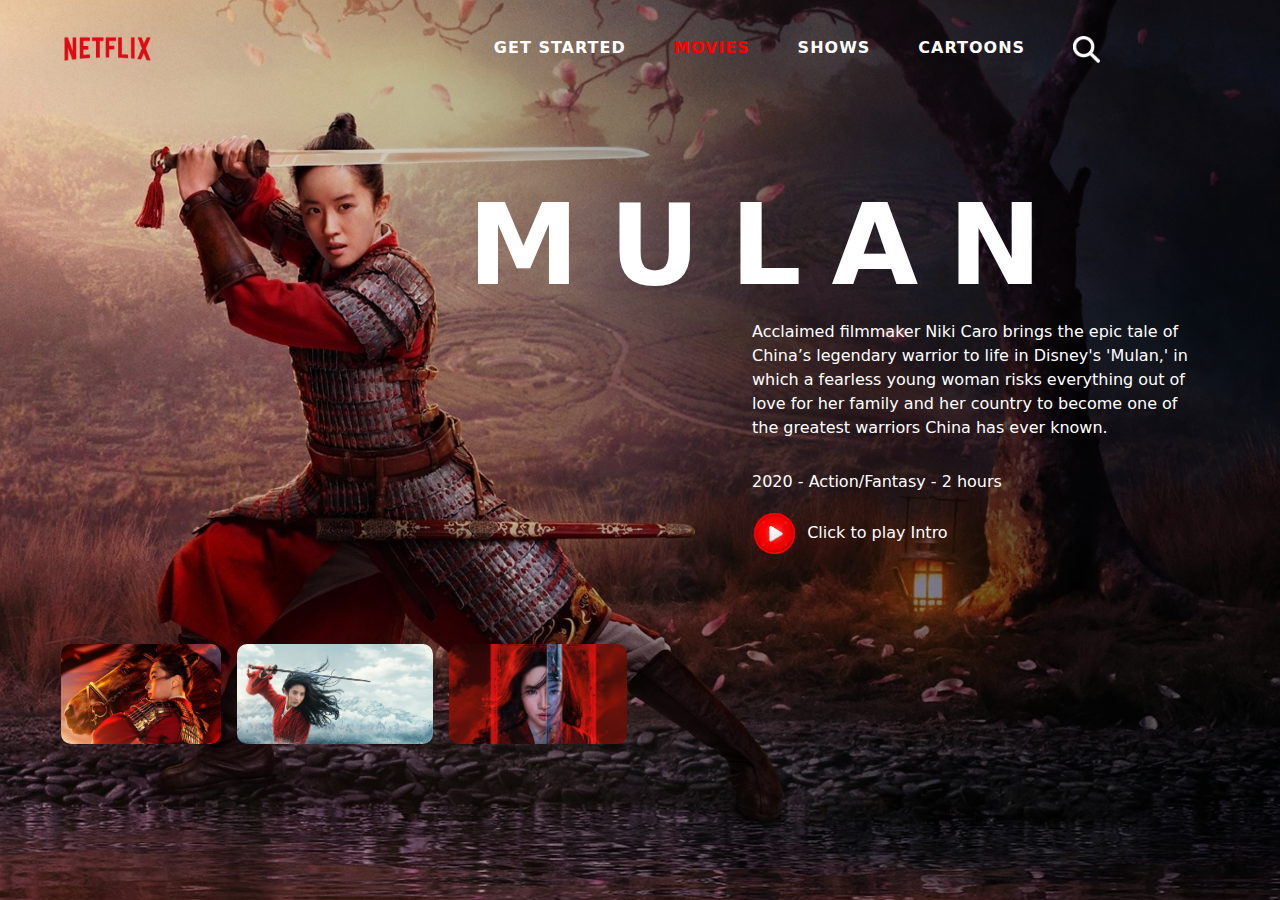
<file: index.html>
<!DOCTYPE html>
<html lang="en">

<head>
    <meta charset="UTF-8">
    <meta name="viewport" content="width=device-width, initial-scale=1.0">
    <link rel="stylesheet" href="./bootstrap-5.0.2-dist/css/bootstrap.min.css">
    <link rel="stylesheet" href="./css/index.css">
    <link rel="stylesheet" href="https://cdnjs.cloudflare.com/ajax/libs/font-awesome/6.0.0-beta3/css/all.min.css">
    <title>Netflix</title>
    <link rel="icon" href="./img/Netflix-logo-red-black-png-removebg-preview.png">
    <script>
        let audio; 
        function initAudio() {
            audio = new Audio('./music/mulan.mp3'); 
            audio.loop = true; 
            audio.volume = 1.0; 
        }
        function playAudio() {
            if (audio) {
                audio.play().catch((error) => {
                    console.error('Error playing audio on button click:', error);
                });
            }
        }
        window.onload = function () {
            initAudio();
            document.getElementById('playButton').click();
        };
    </script>
</head>

<body>
    <header>
        <nav class="navbar navbar-expand-lg navbar-* bg-* text-uppercase">
            <div class="container-fluid">
                <a class="navbar-brand" href="#"><img src="./img/Netflix-logo-red-black-png-removebg-preview.png" alt=""></a>
                <button class="navbar-toggler custom-toggler" type="button" data-bs-toggle="collapse"
                data-bs-target="#navbarNav" aria-controls="navbarNav" aria-expanded="false"
                aria-label="Toggle navigation">
                <i class="fas fa-bars"></i>
            </button>
                <div class="collapse navbar-collapse" id="navbarNav">
                    <ul class="navbar-nav ms-auto">
                        <li class="nav-item">
                            <a class="nav-link"  href="./Page2.html">Get Started</a>
                        </li>
                        <li class="nav-item">
                            <a class="nav-link active" href="./index.html">Movies</a>
                        </li>
                        <li class="nav-item">
                            <a class="nav-link" href="./st.html">Shows</a>
                        </li>
                        <li class="nav-item">
                            <a class="nav-link" href="./ben.html" tabindex="-1" aria-disabled="true">Cartoons</a>
                        </li>
                        <li class="nav-item">
                            <a class="nav-link nav-img" href="#" tabindex="-1" aria-disabled="true"><img
                                    src="./img/search-icon-2044x2048-psdrpqwp.png" alt=""></a>
                        </li>
                    </ul>
                </div>
            </div>
        </nav>

        <div class="heading">
            <h1>MULAN</h1>
            <p>Acclaimed filmmaker Niki Caro brings the epic tale of China’s legendary warrior to life in Disney's
                'Mulan,' in which a fearless young woman risks everything out of love for her family and her country
                to become one of the greatest warriors China has ever known.</p>
            <h4>2020 - Action/Fantasy - 2 hours <br> <br>
                <img id="playButton" src="./img/pngtree-red-play-button-clipart-png-image_8968161.png" alt="" style="height: 5vh; cursor: pointer;" onclick="playAudio()">
                &nbsp;Click to play Intro</h4>

            </h4>
        </div>

        <div class="trailers">
            <div class="content">
                <div class="imgs">
                    <img src="./img/HD-wallpaper-mulan-2020-disney-film-poster.jpg" alt="">
                </div>
                <div class="imgs">
                    <img src="./img/HD-wallpaper-8k-poster-of-mulan.jpg" alt="">
                </div>
                <div class="imgs">
                    <img src="./img/movie-mulan-2020-actress-chinese-liu-yifei-hd-wallpaper-preview.jpg" alt="">
                </div>
            </div>
        </div>
    </header>

    <script src="./bootstrap-5.0.2-dist/js/bootstrap.min.js"></script>
</body>

</html>
</file>
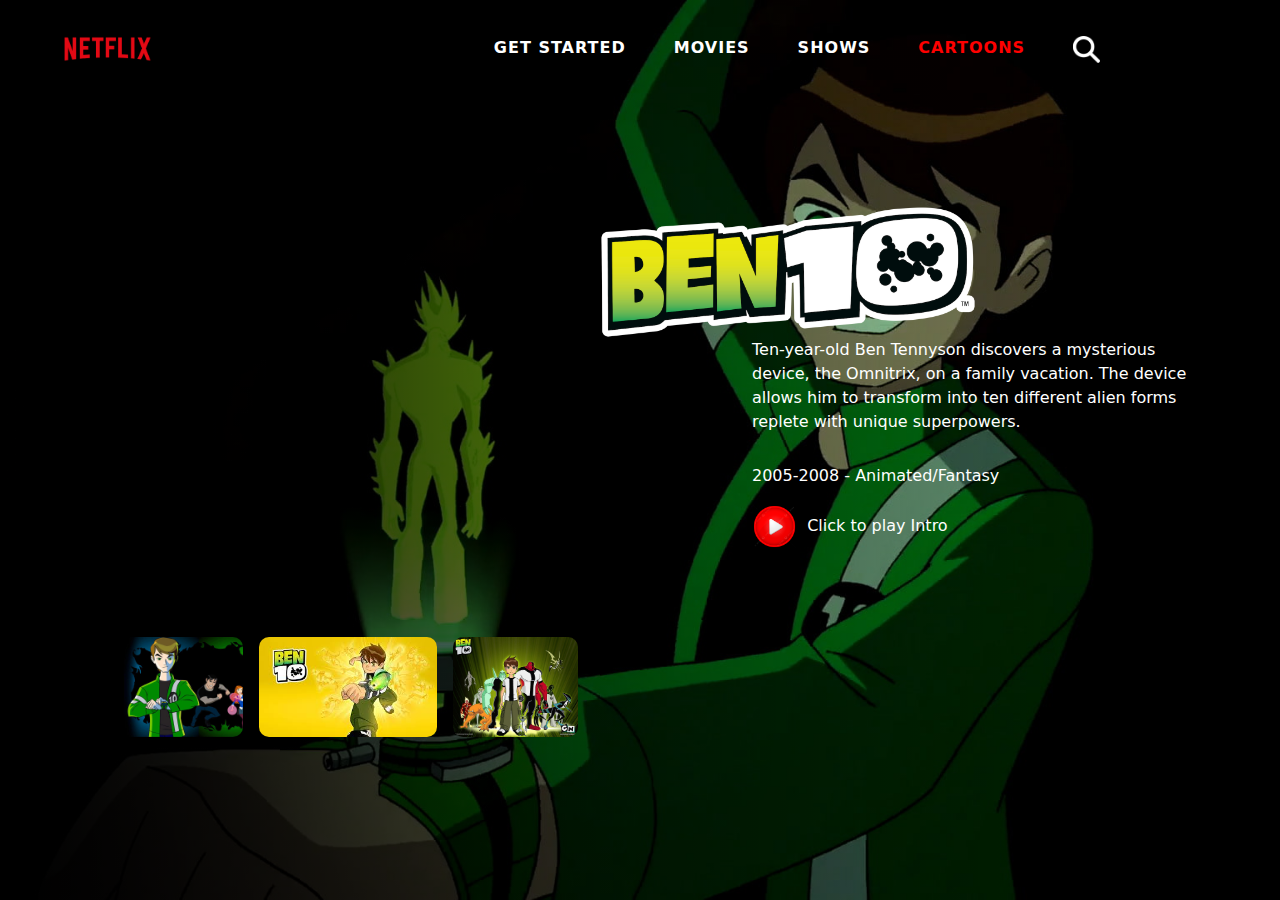
<file: ben.html>
<!DOCTYPE html>
<html lang="en">

<head>
    <meta charset="UTF-8">
    <meta name="viewport" content="width=device-width, initial-scale=1.0">
    <link rel="stylesheet" href="./bootstrap-5.0.2-dist/css/bootstrap.min.css">
    <link rel="stylesheet" href="./css/ben.css">
    <link rel="stylesheet" href="https://cdnjs.cloudflare.com/ajax/libs/font-awesome/6.0.0-beta3/css/all.min.css">
    <title>Netflix</title>
    <link rel="icon" href="./img/Netflix-logo-red-black-png-removebg-preview.png">
</head>
<script>
    let audio;
    function initAudio() {
        audio = new Audio('./music/ben10.mp3');
        audio.loop = true;
        audio.volume = 1.0;
    }
    function playAudio() {
        if (audio) {
            audio.play().catch((error) => {
                console.error('Error playing audio on button click:', error);
            });
        }
    }
    window.onload = function () {
        initAudio();
        document.getElementById('playButton').click();
    };
</script>

<body>
    <header>
        <nav class="navbar navbar-expand-lg navbar-* bg-* text-uppercase">
            <div class="container-fluid">
                <a class="navbar-brand" href="#"><img src="./img/Netflix-logo-red-black-png-removebg-preview.png"
                        alt=""></a>
                        <button class="navbar-toggler custom-toggler" type="button" data-bs-toggle="collapse"
                        data-bs-target="#navbarNav" aria-controls="navbarNav" aria-expanded="false"
                        aria-label="Toggle navigation">
                        <i class="fas fa-bars"></i>
                    </button>
                <div class="collapse navbar-collapse" id="navbarNav">
                    <ul class="navbar-nav ms-auto">
                        <li class="nav-item">
                            <a class="nav-link" aria-current="page" href="./Page2.html">Get Started</a>
                        </li>
                        <li class="nav-item">
                            <a class="nav-link" href="./index.html">Movies</a>
                        </li>
                        <li class="nav-item">
                            <a class="nav-link" href="./st.html">shows</a>
                        </li>
                        <li class="nav-item">
                            <a class="nav-link active" href="./ben.html" tabindex="-1" aria-disabled="true">Cartoons</a>
                        </li>
                        <li class="nav-item">
                            <a class="nav-link nav-img" href="#" tabindex="-1" aria-disabled="true"><img
                                    src="./img/search-icon-2044x2048-psdrpqwp.png" alt=""></a>
                        </li>
                    </ul>
                </div>
            </div>
        </nav>

        <div class="heading">
            <img src="./img/ben.png" alt="" class="main">
            <p>Ten-year-old Ben Tennyson discovers a mysterious device, the Omnitrix, on a family vacation. The device
                allows him to transform into ten different alien forms replete with unique superpowers.</p>
            <h4>2005-2008 - Animated/Fantasy<br> <br>
                <img id="playButton" src="./img/pngtree-red-play-button-clipart-png-image_8968161.png" alt=""
                    style="height: 5vh; cursor: pointer;" onclick="playAudio()">
                &nbsp;Click to play Intro
            </h4>

        </div>

        <div class="trailers">
            <div class="content">
                <div class="imgs">
                    <img src="./img/ben5.jpg" alt="">

                </div>
                <div class="imgs">
                    <img src="./img/ben4.jpg" alt="">

                </div>
                <div class="imgs">
                    <img src="./img/ben3.jpg" alt="">

                </div>

            </div>
        </div>


    </header>


    <script src="./bootstrap-5.0.2-dist/js/bootstrap.min.js"></script>
</body>

</html>
</file>
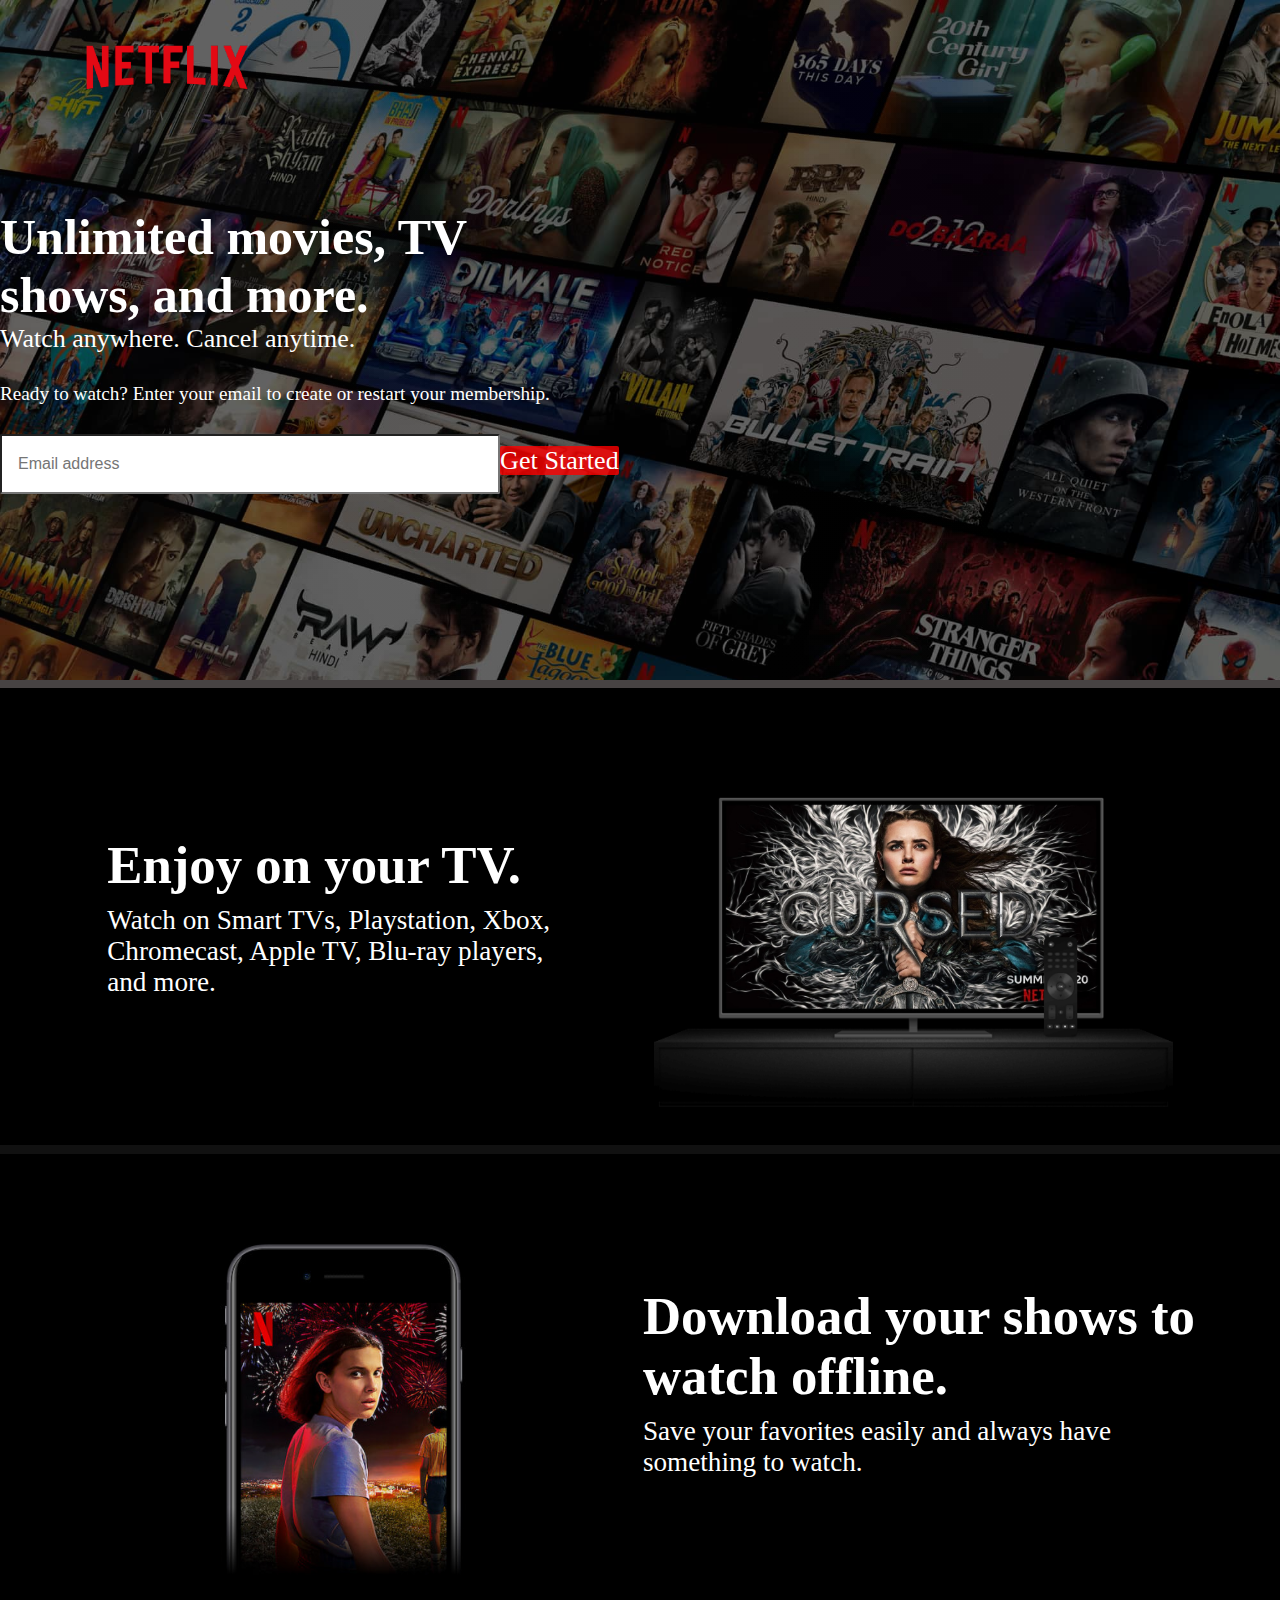
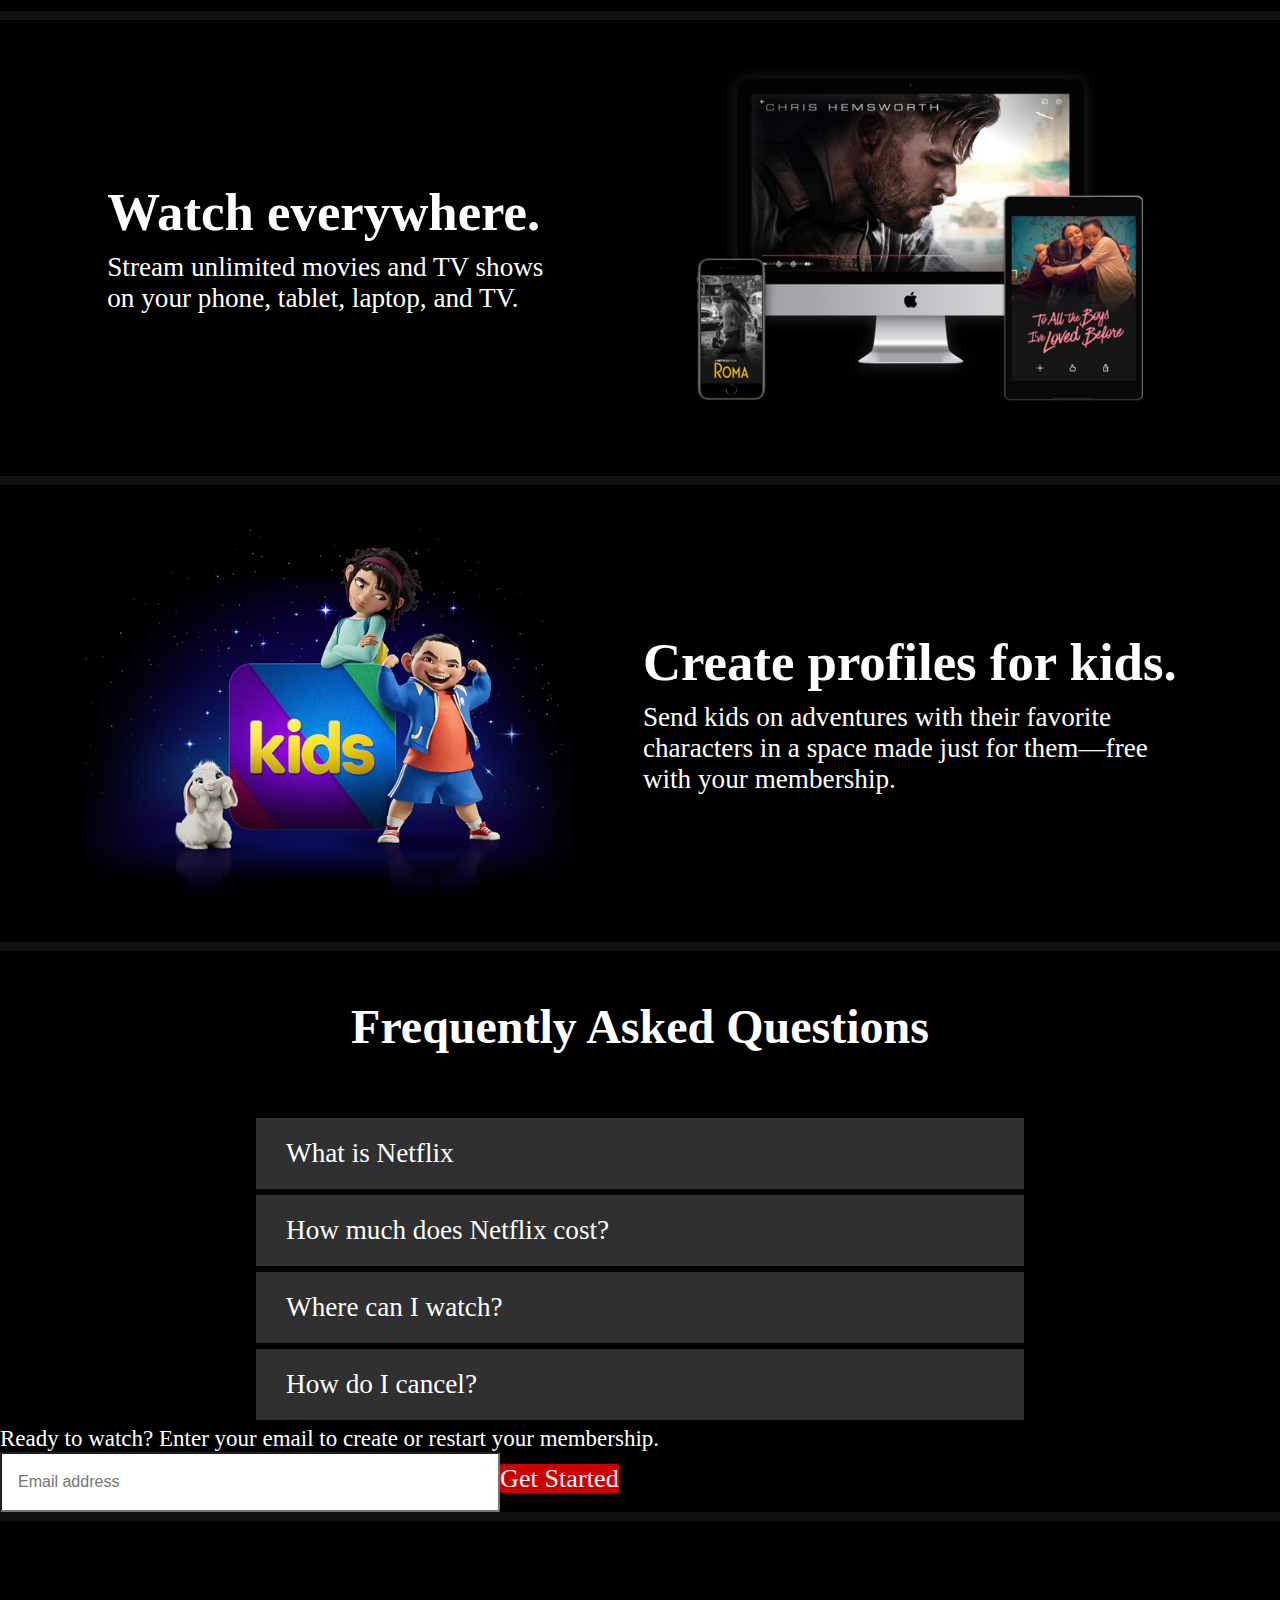
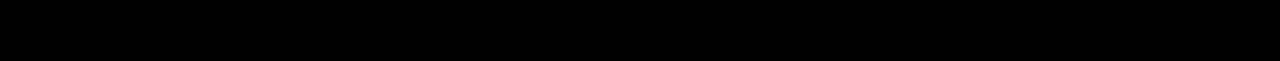
<file: Page2.html>
<!DOCTYPE html>
<html lang="en">

<head>
  <meta charset="UTF-8">
  <meta http-equiv="X-UA-Compatible" content="IE=edge">
  <meta name="viewport" content="width=device-width, initial-scale=1.0">
  <link href="https://cdn.jsdelivr.net/npm/bootstrap@5.1.3/dist/css/bootstrap.min.css" rel="stylesheet"
    integrity="sha384-1BmE4kWBq78iYhFldvKuhfTAU6auU8tT94WrHftjDbrCEXSU1oBoqyl2QvZ6jIW3" crossorigin="anonymous">
  <script src="https://cdn.jsdelivr.net/npm/bootstrap@5.1.3/dist/js/bootstrap.bundle.min.js"
    integrity="sha384-ka7Sk0Gln4gmtz2MlQnikT1wXgYsOg+OMhuP+IlRH9sENBO0LRn5q+8nbTov4+1p"
    crossorigin="anonymous"></script>
  <link rel="stylesheet" href="./css/style.css">
  <link rel="icon" href="./img/Netflix-logo-red-black-png-removebg-preview.png">
  <title>Netflix</title>
</head>

<body>
  <header>
    <nav class="nav">
      <img src="./img/Netflix-logo-red-black-png-removebg-preview.png" alt="" class="logo img-fluid">

    </nav>

    <div class="bg-img">
      <div class="col-12">
        <h1 class="main-heading text-center ">
          Unlimited movies, TV <br> shows, and more.
        </h1>
        <p class="main-para text-center">
          Watch anywhere. Cancel anytime. <br>
          <span> Ready to watch? Enter your email to create or restart your membership.</span> <br>

          <input type="text" placeholder="Email address" class="text-left"><a href=""
            class="btn btn-danger form-button">Get Started</a>

        </p>
      </div>
    </div>

  </header>
  <section class="part1">
    <div class="talk">
      <h2>Enjoy on your TV.</h2>
      <p>Watch on Smart TVs, Playstation, Xbox, Chromecast, Apple TV, Blu-ray players, and more.</p>
    </div>
    <div class="img">
      <img src="./img/part1.png" alt="">
    </div>
  </section>

  <section class="part2">
    <div class="talk">
      <h2>Download your shows to watch offline.</h2>
      <p>Save your favorites easily and always have something to watch.</p>
    </div>
    <div class="img">
      <img src="./img/part2.jpg" alt="">
    </div>
  </section>

  <section class="part1">
    <div class="talk">
      <h2>Watch everywhere.</h2>
      <p>Stream unlimited movies and TV shows on your phone, tablet, laptop, and TV.</p>
    </div>
    <div class="img">
      <img src="./img/part3.png" alt="">
    </div>
  </section>

  <section class="part2">
    <div class="talk">
      <h2>Create profiles for kids.</h2>
      <p>Send kids on adventures with their favorite characters in a space made just for them—free with your
        membership.</p>
    </div>
    <div class="img">
      <img
        src="./img/AAAABfpnX3dbgjZ-Je8Ax3xn0kXehZm_5L6-xe6YSTq_ucht9TI5jwDMqusWZKNYT8DfGudD0_wWVVTFLiN2_kaQJumz2iivUWbIbAtF.png"
        alt="">
    </div>
  </section>

  <section class="list">
    <h2>Frequently Asked Questions</h2>
    <div class="accordion-menu">
      <div class="item" id="item1">
        <a href="#item1" class="title">
          <span>What is Netflix</span>
        </a>
        <p class="text">
          Netflix is a streaming service that offers a wide variety of award-winning TV shows, movies, anime,
          documentaries, and more on thousands of internet-connected devices. <br><br>You can watch as much as you want,
          whenever you want without a single commercial – all for one low monthly price. There's always something new to
          discover and new TV shows and movies are added every week!

        </p>
      </div>
      <div class="item" id="item2">
        <a href="#item2" class="title">
          <span>How much does Netflix cost?</span>
        </a>
        <p class="text">
          Watch Netflix on your smartphone, tablet, Smart TV, laptop, or streaming device, all for one fixed monthly
          fee. Plans range from Rs250 to Rs1,100 a month. No extra costs, no contracts.

        </p>
      </div>
      <div class="item" id="item3">
        <a href="#item3" class="title">
          <span>Where can I watch?</span>
        </a>
        <p class="text">
          Watch anywhere, anytime. Sign in with your Netflix account to watch instantly on the web at netflix.com from
          your personal computer or on any internet-connected device that offers the Netflix app, including smart TVs,
          smartphones, tablets, streaming media players and game consoles. <br><br>
          You can also download your favorite shows with the iOS, Android, or Windows 10 app. Use downloads to watch
          while you're on the go and without an internet connection. Take Netflix with you anywhere.

        </p>
      </div>
      <div class="item" id="item4">
        <a href="#item4" class="title">
          <span>How do I cancel?</span>
        </a>
        <p class="text">
          Netflix is flexible. There are no pesky contracts and no commitments. You can easily cancel your account
          online in two clicks. There are no cancellation fees – start or stop your account anytime.

        </p>
      </div>
    </div>
  </section>
  <div class="input">
    <div class="col-12">
     
      <p class="main-para text-center pt-5 mt-3">
        
        <span> Ready to watch? Enter your email to create or restart your membership.</span> <br>

        <input type="text" placeholder="Email address" class="text-left mt-3 mb-5"><a href=""
          class="btn btn-danger form-button">Get Started</a>

      </p>
    </div>
  </div>

   

 
 
</body>

</html>
</file>
<file: css/index.css>
* {
    margin: 0;
    padding: 0;
    box-sizing: border-box;
    scroll-behavior: smooth;

}

.navbar-brand>img {
    height: 8vh;
}

.navbar-brand {
    padding-left: 2rem;
}

.navbar {
    z-index: 1;
    position: relative;
}

.navbar-nav {
    padding-right: 8rem;
}

.nav-item {
    margin-right: 0rem;
    margin-right: 2rem;
    font-weight: 600;
}
.navbar-toggler.custom-toggler {
    border-color: rgba(255, 255, 255, 0.1);
  }
  
  .navbar-toggler.custom-toggler .fas {
    color: red; /* Set your color here */
  }
.nav-link {
    color: white !important;
    letter-spacing: 1px;
    transition: all 1s ease;

}

.navbar-nav .nav-link:hover {
    color: red !important;
}
.active{
    color: red !important;
}

.nav-img>img {
    height: 3vh;
}

header {
    height: 100vh;
    background: linear-gradient(to left, rgba(0, 0, 0, 0.6), rgba(0, 0, 0, 0)),
        url('../img/mulan.jpg');
    background-position: top;
    background-repeat: no-repeat;
    background-size: cover;
}


.heading {
    display: flex;
    flex-direction: column;
    padding: 5em;
    align-items: flex-end;
    justify-content: center;
    position: relative;
}

.heading h1 {
    color: white;
    font-size: 7rem;
    letter-spacing: 30px;
    font-weight: bolder;
    text-align: center;
    padding-right: 8rem;
   
}
.heading h1:hover {
    font-size: 7rem;
    letter-spacing: 30px;
    font-weight: bolder;
    text-align: center;
    padding-right: 8rem;
    background: url('../img/movie-mulan-2020-actress-chinese-liu-yifei-hd-wallpaper-preview.jpg') 50%;
    background-size: cover;
    -webkit-text-fill-color: transparent;
    -webkit-background-clip: text;
}

.heading p {
    color: white;
    font-size: 1rem;
    width: 40%;
    text-align: left;
    padding-bottom: 1rem;
}

.heading h4 {
    color: white;
    font-size: 1rem;
    width: 40%;
    text-align: left;
}

.trailers .content {
    display: flex;
    align-items: center;
    justify-content: center;
    width: 50%;
    padding-left: 2rem;

}

.trailers .imgs>img {
    width: 100%;
    height: 100px;
    border-radius: 10px;
}

.trailers .imgs {
    margin-left: 1rem;
}
.trailers .imgs:hover {
    transform: scale(1.4);
    transition: all ease-in-out 1s;

}

@media screen and (max-width:950px) {



    .heading h1 {
        font-size: 6rem;
        padding-right: 0rem;
    }

    .heading p {
        width: 60%;
    }

    .heading h4 {
        width: 60%;
    }

    .trailers .imgs>img {
        height: 90px;
    }
}

@media screen and (max-width:790px) {

    header {
        background: linear-gradient(to right, rgba(0, 0, 0, 0.8), rgba(0, 0, 0, 0)),
            url('../img/mulan.jpg');
        background-position: left;
        background-size: cover;
    }


    .heading {
        padding: 5em;
        align-items: center;
        text-align: center;
    }


    .heading h1 {
        letter-spacing: 30px;
        text-align: center;
    }

    .heading p {
        text-align: center;
        width: 80%;
    }

    .heading h4 {
        width: 80%;
        text-align: center;
    }

    .trailers .imgs>img {
        height: 90px;
    }

    .trailers .content {
        width: 100%;
        padding-left: 0rem;

    }
}

@media screen and (max-width:580px) {


    .heading h1 {
        letter-spacing: 20px;
        text-align: center;
    }

    .heading p {
        text-align: center;
        width: 90%;
    }

    .heading h4 {
        width: 80%;
        text-align: center;
    }

    .trailers .content {
        width: 90%;
        padding-left: 0rem;
        margin: 0 auto;

    }
}

@media screen and (max-width:490px) {


    .heading h1 {
        letter-spacing: 10px;
        font-size: 4rem;
        text-align: center;
    }

    .heading p {
        text-align: center;
        width: 100%;
        font-size: 0.8rem;
    }

    .heading h4 {
        width: 100%;
        text-align: center;
    }

    .trailers .content {
        width: 90%;
        padding-left: 0rem;
        margin: 0 auto;

    }

    .trailers .imgs>img {
        height: 80px;
    }
}
</file>
<file: css/ben.css>
* {
    margin: 0;
    padding: 0;
    box-sizing: border-box;
    scroll-behavior: smooth;

}

.navbar-brand>img {
    height: 8vh;
}

.navbar-brand {
    padding-left: 2rem;
}

.navbar {
    z-index: 1;
    position: relative;
}
.navbar-toggler.custom-toggler {
    border-color: rgba(255, 255, 255, 0.1);
  }
  
  .navbar-toggler.custom-toggler .fas {
    color: red; /* Set your color here */
  }
.navbar-nav {
    padding-right: 8rem;
}

.nav-item {
    margin-right: 0rem;
    margin-right: 2rem;
    font-weight: 600;
}

.nav-link {
    color: white !important;
    letter-spacing: 1px;
    transition: all ease-in-out 1s;
}


.navbar-nav .nav-link:hover {
    color: red !important;
}
.active{
    color: red !important;
}

.nav-img>img {
    height: 3vh;
}

header {
    height: 100vh;
    background: linear-gradient(to right, rgba(0, 0, 0, 1.0), rgba(0, 0, 0, 0)),
        url('../img/ben2.jpg');
    background-position: top;
    background-repeat: no-repeat;
    background-size: cover;
}


.heading {
    display: flex;
    flex-direction: column;
    padding: 5em;
    align-items: flex-end;
    justify-content: center;
    position: relative;
}

.heading .main{
    padding-right: 14rem;
    height: 10rem;
}

.heading p {
    color: white;
    font-size: 1rem;
    width: 40%;
    text-align: left;
    padding-bottom: 1rem;
}

.heading h4 {
    color: white;
    font-size: 1rem;
    width: 40%;
    text-align: left;
}
.trailers .content{
    display: flex;
    align-items: center;
    justify-content: center;
    width: 50%;
    padding-left: 2rem;

}
.trailers .imgs>img{
    width: 100%;
    height: 100px;
    border-radius: 10px;
}
.trailers .imgs{
    margin-left: 1rem;
}
.trailers .imgs:hover {
    transform: scale(1.4);
    transition: all ease-in-out 1s;

}
@media screen and (max-width:950px) {

    
    
    .heading h1 {
        font-size: 6rem;
        padding-right: 0rem;
    }
    .heading p {
        width: 60%;
    }
    .heading h4 {
        width: 60%;
    }
    .trailers .imgs>img{
        height:90px;
    }
}

@media screen and (max-width:790px) {

    header {
        background: linear-gradient(to right, rgba(0, 0, 0, 0.9), rgba(0, 0, 0, 0)),
            url('../img/ben2.jpg');
        background-position: top;
        background-size: cover;
    }
    

    .heading {
        padding: 5em;
        align-items: center;
        text-align: center;
    }

    
    .heading .main{
        padding-right: 0rem;
        height: 10rem;
    }
    
    
    .heading p {
        text-align: center;
        width: 80%;
    }
    
    .heading h4 {
        width: 80%;
        text-align: center;
    }
    .trailers .imgs>img{
        height:90px;
    }
    .trailers .content{
        width: 100%;
        padding-left: 0rem;
    
    }
}
@media screen and (max-width:580px) {

   
    .heading h1 {
        letter-spacing: 20px;
        text-align: center;
    }
    
    .heading p {
        text-align: center;
        width: 90%;
    }
    
    .heading h4 {
        width: 80%;
        text-align: center;
    }
    
    .trailers .content{
        width: 90%;
        padding-left: 0rem;
        margin: 0 auto;
    
    }
}
@media screen and (max-width:490px) {

    .heading .main{
        padding-right: 0rem;
        height: 8rem;
    }
    .heading h1 {
        letter-spacing: 10px;
        font-size: 4rem;
        text-align: center;
    }
    
    .heading p {
        text-align: center;
        width: 100%;
        font-size: 0.8rem;
    }
    
    .heading h4 {
        width: 100%;
        text-align: center;
    }
    
    .trailers .content{
        width: 90%;
        padding-left: 0rem;
        margin: 0 auto;
    
    }
    .trailers .imgs>img{
        height:80px;
    }
}
</file>
<file: css/style.css>
* {
    margin: 0px;
    padding: 0px;
}

body {
    background-color: black;
}

.nav {
    display: flex;
    justify-content: flex-start;
    height: vh;
    width: 100%;
    z-index: 10;
    position: absolute;
}

.logo {
    margin-left: 3rem;
    height: 15vh;
    position: relative;
}

.bg-img {
    position: relative;
    background-color: rgb(0, 0, 0);
    height: 680px;
    border-bottom: 8px outset rgb(155, 148, 148);
    width: 100%;
    background: linear-gradient(to left, rgba(255, 255, 255, 0), rgb(5, 5, 5));
}

.bg-img::before {
    content: "";
    position: absolute;
    top: 0;
    left: 0;
    bottom: 0;
    right: 0;
    opacity: 0.5;
    background: url('../img/PK-en-20221107-popsignuptwoweeks-perspective_alpha_website_medium\ \(1\).jpg');
    background-position: top;
    background-repeat: no-repeat;
    background-size: cover;
    width: 100%;

}

.main-heading {
    position: relative;
    font-size: 50px;
    color: white;
    padding-top: 13rem;
    font-weight: bold;
}

.main-para {
    position: relative;
    color: white;
    font-size: 26px;
}

.bg-img span {
    font-size: 19.2px;
    line-height: 5rem;
}

.form-button {
    background-color: rgba(255, 0, 0, 0.801);
    text-decoration: none;
    color: white;
    font-weight: 400;
    letter-spacing: 0.1px;
    border-radius: 2px;
    font-size: 1.625rem;
    min-width: 210px;
    height: 3.5rem;
}

input {
    width: 30rem;
    height: 3.5rem;
    font-size: medium;
    padding-left: 1rem;
    border-radius: 2px;
}

/* part1  */
.part1 {
    display: flex;
    flex-direction: row;
    align-items: center;
    justify-content: space-around;
    padding: 2rem 4rem;
    border-bottom: 0.6rem solid #111;
}

.part1 .talk {
    width: 40%;
}

.part1 .talk h2 {
    font-size: 3.3rem;
    color: white;
    padding-bottom: 10px;
}

.part1 .talk p {
    font-size: 1.7rem;
    color: white;
}

.part1 .img {
    width: 45%;
}

.part1 .img img {
    width: 100%;
}

/* part2 */
.part2 {
    display: flex;
    flex-direction: row;
    align-items: center;
    justify-content: space-around;
    padding: 2rem 4rem;
    border-bottom: 0.6rem solid #111;
}

.part2 .talk {
    width: 48%;
    order: 1;
}

.part2 .talk h2 {
    font-size: 3.3rem;
    color: white;
    padding-bottom: 10px;
}

.part2 .talk p {
    font-size: 1.7rem;
    color: white;
}

.part2 .img {
    width: 45%;
}

.part2 .img img {
    width: 100%;
}

/* part3  */
.part3 {
    display: flex;
    flex-direction: row;
    align-items: center;
    justify-content: space-around;
    padding: 2rem 4rem;
    border-bottom: 0.6rem solid #111;
}

.part3 .talk {
    width: 40%;
}

.part3 .talk h2 {
    font-size: 3.3rem;
    color: white;
    padding-bottom: 10px;
}

.part3 .talk p {
    font-size: 1.7rem;
    color: white;
}

.part3 .img {
    width: 45%;
}

.part3 .img img {
    width: 100%;
}

/* part4  */
.part4 {
    display: flex;
    flex-direction: row;
    align-items: center;
    justify-content: space-around;
    padding: 2rem 4rem;
    border-bottom: 0.6rem solid #111;
}

.part4 .talk {
    width: 48%;
    order: 1;
}

.part4 .talk h2 {
    font-size: 3.3rem;
    color: white;
    padding-bottom: 10px;
}

.part4 .talk p {
    font-size: 1.7rem;
    color: white;
}

.part4 .img {
    width: 45%;
}

.part4 .img img {
    width: 100%;
}

/* acordion */
.list {
    width: 60%;
    display: flex;
    flex-direction: column;
    justify-content: center;
    align-items: center;
    margin: auto;
}

.list h2 {
    color: white;
    font-size: 3rem;
    padding: 3rem 0 4rem 0;
}

.title {
    background-color: #303030;
    padding: 20px 30px;
    display: flex;
    justify-content: space-between;
    align-items: center;
    color: white;
    font-size: 1.7rem;
    font-weight: 400;
    text-decoration: none;
}

.icon {
    width: 20px;
    position: relative;
}

.icon::before,
.icon::after {
    content: "";
    position: absolute;
    width: 20%;
    height: 3px;
    background: #fff;
    top: -1.5px;
}

.icon::after {
    transform: rotate(90deg);
    transition: 0.5s linear;
}

.text {
    background-color: #303030;
    line-height: 35px;
    margin: 3px 0;
    color: white;
    font-size: 1.7rem;
    font-weight: 400;
    text-decoration: none;
    height: 0;
    opacity: 0;
}

.item:target .text {
    opacity: 1;
    height: auto;
    padding: 20px 30px;
    margin: 0;
    border-top: 2px solid #000;
    margin-bottom: 6px;
}

a:hover {
    color: #fff;
}

.input {
    border-bottom: 0.6rem solid #111;
}

.input .main-para {
    font-size: 23px;
}


@media screen and (max-width:787px) {
    .main-heading {
        font-size: 3.1rem;
        padding-top: 10rem;
        width: 100%;
    }

    .main-para {
        position: relative;
        color: white;
        font-size: 1.4rem;
    }

    .bg-img span {
        font-size: 1.4rem;
        line-height: 2rem;
    }
    .bg-img::before{
        background-position: top;
        background-size: cover;
        background-attachment: fixed;
    }

    input {
        width: 15rem;
        height: 3.5rem;
        font-size: medium;
        padding-left: 1rem;
        margin-top: 2rem;
    }

    .part1 {
        flex-direction: column-reverse;
        justify-content: center;
        padding: 2rem 1rem;
        text-align: center;
    }

    .part1 .talk {
        width: 80%;
        margin: 20px 0 30px 0;
    }

    .part1 .talk h2 {
        font-size: 3.2rem;
        padding-bottom: 5px;
    }

    .part1 .talk p {
        font-size: 1.5rem;
    }

    .part1 .img {
        width: 80%;
    }

    .part2 {
        flex-direction: column;
        justify-content: center;
        padding: 2rem 1rem;
        text-align: center;
    }

    .part2 .talk {
        width: 80%;
        order: 1;
        margin: 20px 0 30px 0;
    }

    .part2 .talk h2 {
        font-size: 3.2rem;
        padding-bottom: 5px;
    }

    .part2 .talk p {
        font-size: 1.5rem;
    }

    .part2 .img {
        width: 80%;
    }

    .list {
        width: 80%;

    }

    .list h2 {
        font-size: 2.6rem;
        text-align: center;
    }

    .title {

        font-size: 1.6rem;

    }




    .input .main-para {
        font-size: 1.4rem;
    }

   

   

}

@media screen and (max-width:496px) {

    .bg-img {
        height: 700px;
    }
    .logo {
        margin-left: 1.5rem;
        height: 12vh;
    }
    .main-heading {
        font-size: 2.7rem;
        padding-top: 10rem;
    }

    .main-para {
        position: relative;
        color: white;
        font-size: 1.2rem;
    }

    .bg-img span {
        font-size: 1.2rem;
        line-height: 2rem;
    }
    .form-button {
        font-size: 1.4rem;
        min-width: 180px;
        height: 3rem;
        
    }
    

    input {
        width: 12rem;
        height: 3rem;
        padding-left: 0.6rem;
        margin-top: 1rem;
    }

   

    .part1 .talk h2 {
        font-size: 3rem;
        padding-bottom: 5px;
    }

    .part1 .talk p {
        font-size: 1.2rem;
    }

   
    

    .part2 .talk h2 {
        font-size: 3rem;
        padding-bottom: 5px;
    }

    .part2 .talk p {
        font-size: 1.2rem;
    }

    

    .list {
        width: 90%;

    }

    .list h2 {
        font-size: 2.1rem;
    }

    .title {

        font-size: 1.2rem;

    }
    .text{
        font-size: 1.2rem;
    }

    .input .main-para {
        font-size: 1rem;
    }
}
   
@media screen and (max-width:371px) {
    
    .form-button {
        margin-top: 1rem;
    }
    

    input {
        width: 90%;
        height: 3rem;
        padding-left: 0.6rem;
        margin-top: 1rem;
    }
 
}
</file>
